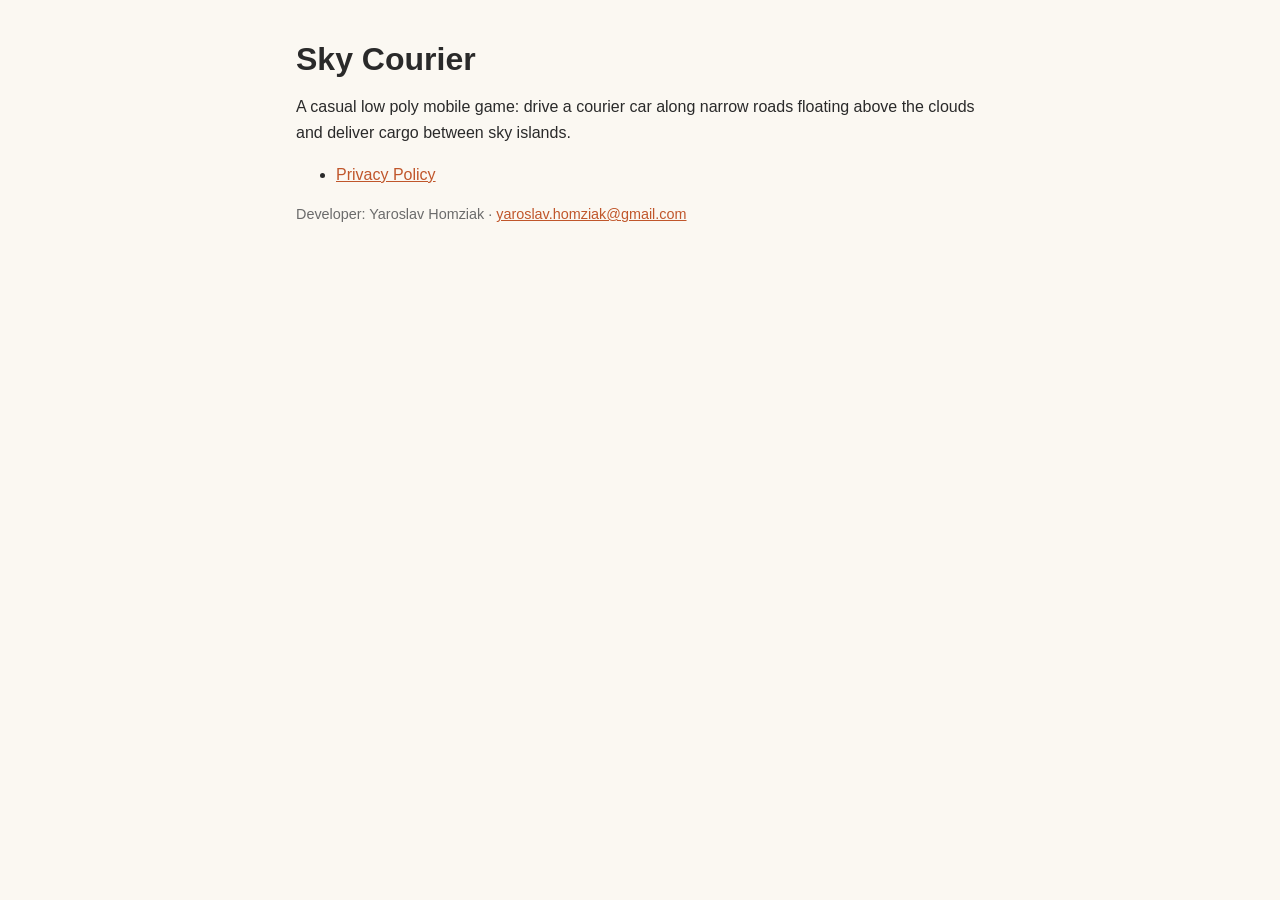
<file: index.html>
<!doctype html>
<html lang="en">
<head>
<meta charset="utf-8">
<meta name="viewport" content="width=device-width, initial-scale=1">
<title>Sky Courier</title>
<link rel="stylesheet" href="style.css">
</head>
<body>
<main>
<h1>Sky Courier</h1>
<p>A casual low poly mobile game: drive a courier car along narrow roads floating above the clouds and deliver cargo between sky islands.</p>
<ul>
<li><a href="privacy.html">Privacy Policy</a></li>
</ul>
<p class="meta">Developer: Yaroslav Homziak · <a href="mailto:yaroslav.homziak@gmail.com">yaroslav.homziak@gmail.com</a></p>
</main>
</body>
</html>
</file>
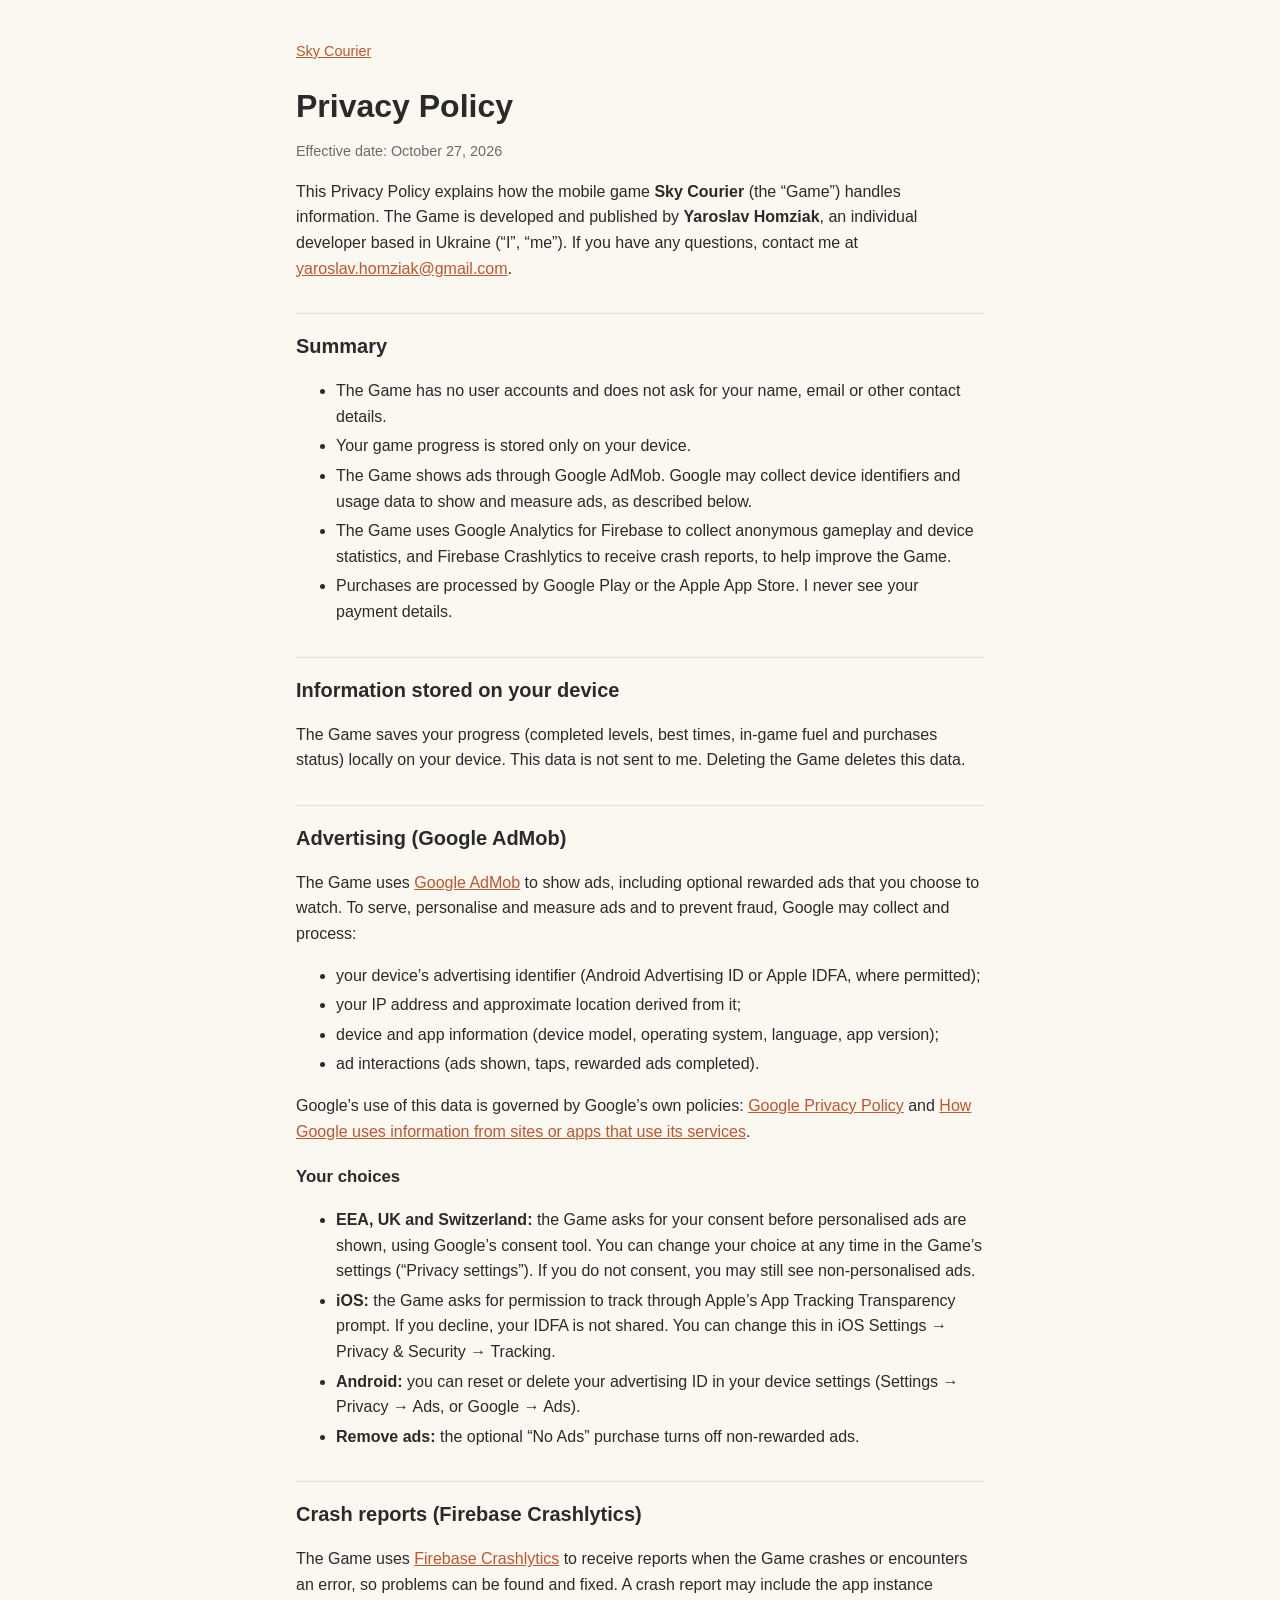
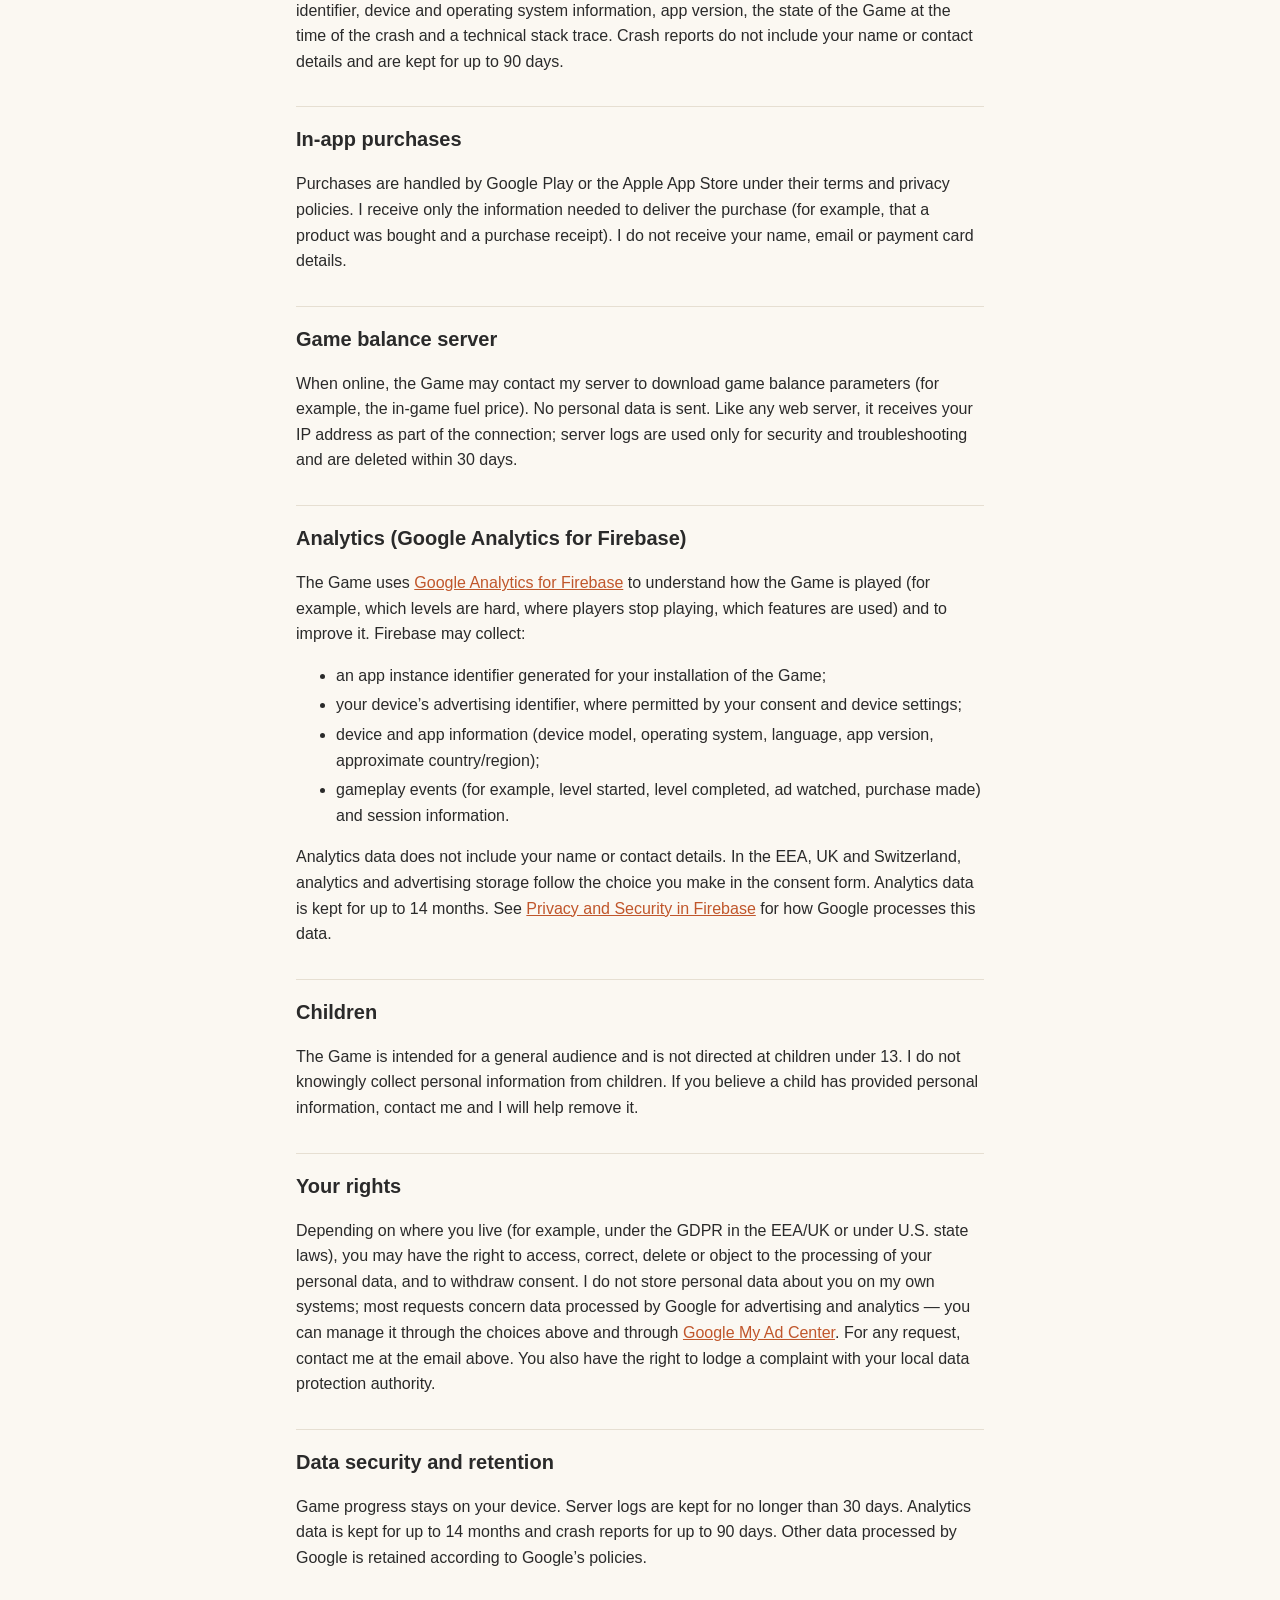
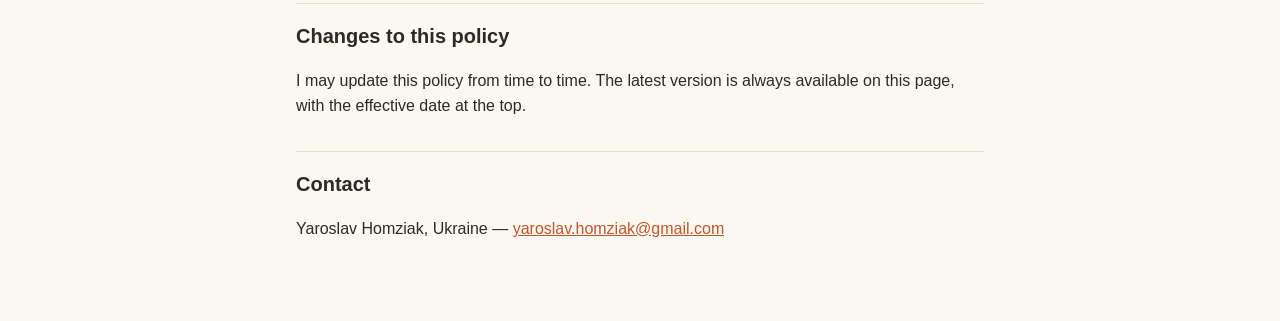
<file: privacy.html>
<!doctype html>
<html lang="en">
<head>
<meta charset="utf-8">
<meta name="viewport" content="width=device-width, initial-scale=1">
<title>Sky Courier — Privacy Policy</title>
<link rel="stylesheet" href="style.css">
</head>
<body>
<main>
<p class="back"><a href="./">Sky Courier</a></p>
<h1>Privacy Policy</h1>
<p class="meta">Effective date: October 27, 2026</p>

<p>This Privacy Policy explains how the mobile game <strong>Sky Courier</strong> (the “Game”) handles information. The Game is developed and published by <strong>Yaroslav Homziak</strong>, an individual developer based in Ukraine (“I”, “me”). If you have any questions, contact me at <a href="mailto:yaroslav.homziak@gmail.com">yaroslav.homziak@gmail.com</a>.</p>

<h2>Summary</h2>
<ul>
<li>The Game has no user accounts and does not ask for your name, email or other contact details.</li>
<li>Your game progress is stored only on your device.</li>
<li>The Game shows ads through Google AdMob. Google may collect device identifiers and usage data to show and measure ads, as described below.</li>
<li>The Game uses Google Analytics for Firebase to collect anonymous gameplay and device statistics, and Firebase Crashlytics to receive crash reports, to help improve the Game.</li>
<li>Purchases are processed by Google Play or the Apple App Store. I never see your payment details.</li>
</ul>

<h2>Information stored on your device</h2>
<p>The Game saves your progress (completed levels, best times, in-game fuel and purchases status) locally on your device. This data is not sent to me. Deleting the Game deletes this data.</p>

<h2>Advertising (Google AdMob)</h2>
<p>The Game uses <a href="https://admob.google.com/">Google AdMob</a> to show ads, including optional rewarded ads that you choose to watch. To serve, personalise and measure ads and to prevent fraud, Google may collect and process:</p>
<ul>
<li>your device’s advertising identifier (Android Advertising ID or Apple IDFA, where permitted);</li>
<li>your IP address and approximate location derived from it;</li>
<li>device and app information (device model, operating system, language, app version);</li>
<li>ad interactions (ads shown, taps, rewarded ads completed).</li>
</ul>
<p>Google’s use of this data is governed by Google’s own policies: <a href="https://policies.google.com/privacy">Google Privacy Policy</a> and <a href="https://policies.google.com/technologies/partner-sites">How Google uses information from sites or apps that use its services</a>.</p>

<h3>Your choices</h3>
<ul>
<li><strong>EEA, UK and Switzerland:</strong> the Game asks for your consent before personalised ads are shown, using Google’s consent tool. You can change your choice at any time in the Game’s settings (“Privacy settings”). If you do not consent, you may still see non-personalised ads.</li>
<li><strong>iOS:</strong> the Game asks for permission to track through Apple’s App Tracking Transparency prompt. If you decline, your IDFA is not shared. You can change this in iOS Settings → Privacy &amp; Security → Tracking.</li>
<li><strong>Android:</strong> you can reset or delete your advertising ID in your device settings (Settings → Privacy → Ads, or Google → Ads).</li>
<li><strong>Remove ads:</strong> the optional “No Ads” purchase turns off non-rewarded ads.</li>
</ul>

<h2>Crash reports (Firebase Crashlytics)</h2>
<p>The Game uses <a href="https://firebase.google.com/products/crashlytics">Firebase Crashlytics</a> to receive reports when the Game crashes or encounters an error, so problems can be found and fixed. A crash report may include the app instance identifier, device and operating system information, app version, the state of the Game at the time of the crash and a technical stack trace. Crash reports do not include your name or contact details and are kept for up to 90 days.</p>

<h2>In-app purchases</h2>
<p>Purchases are handled by Google Play or the Apple App Store under their terms and privacy policies. I receive only the information needed to deliver the purchase (for example, that a product was bought and a purchase receipt). I do not receive your name, email or payment card details.</p>

<h2>Game balance server</h2>
<p>When online, the Game may contact my server to download game balance parameters (for example, the in-game fuel price). No personal data is sent. Like any web server, it receives your IP address as part of the connection; server logs are used only for security and troubleshooting and are deleted within 30 days.</p>

<h2>Analytics (Google Analytics for Firebase)</h2>
<p>The Game uses <a href="https://firebase.google.com/products/analytics">Google Analytics for Firebase</a> to understand how the Game is played (for example, which levels are hard, where players stop playing, which features are used) and to improve it. Firebase may collect:</p>
<ul>
<li>an app instance identifier generated for your installation of the Game;</li>
<li>your device’s advertising identifier, where permitted by your consent and device settings;</li>
<li>device and app information (device model, operating system, language, app version, approximate country/region);</li>
<li>gameplay events (for example, level started, level completed, ad watched, purchase made) and session information.</li>
</ul>
<p>Analytics data does not include your name or contact details. In the EEA, UK and Switzerland, analytics and advertising storage follow the choice you make in the consent form. Analytics data is kept for up to 14 months. See <a href="https://firebase.google.com/support/privacy">Privacy and Security in Firebase</a> for how Google processes this data.</p>

<h2>Children</h2>
<p>The Game is intended for a general audience and is not directed at children under 13. I do not knowingly collect personal information from children. If you believe a child has provided personal information, contact me and I will help remove it.</p>

<h2>Your rights</h2>
<p>Depending on where you live (for example, under the GDPR in the EEA/UK or under U.S. state laws), you may have the right to access, correct, delete or object to the processing of your personal data, and to withdraw consent. I do not store personal data about you on my own systems; most requests concern data processed by Google for advertising and analytics — you can manage it through the choices above and through <a href="https://myadcenter.google.com/">Google My Ad Center</a>. For any request, contact me at the email above. You also have the right to lodge a complaint with your local data protection authority.</p>

<h2>Data security and retention</h2>
<p>Game progress stays on your device. Server logs are kept for no longer than 30 days. Analytics data is kept for up to 14 months and crash reports for up to 90 days. Other data processed by Google is retained according to Google’s policies.</p>

<h2>Changes to this policy</h2>
<p>I may update this policy from time to time. The latest version is always available on this page, with the effective date at the top.</p>

<h2>Contact</h2>
<p>Yaroslav Homziak, Ukraine — <a href="mailto:yaroslav.homziak@gmail.com">yaroslav.homziak@gmail.com</a></p>
</main>
</body>
</html>
</file>
<file: style.css>
:root {
  --bg: #fbf8f2;
  --text: #2a2a2a;
  --muted: #6b6b6b;
  --link: #c0562b;
  --rule: #e6dfd2;
}
@media (prefers-color-scheme: dark) {
  :root {
    --bg: #1c1d20;
    --text: #e8e6e1;
    --muted: #a3a09a;
    --link: #f0925f;
    --rule: #34353a;
  }
}
* { box-sizing: border-box; }
body {
  margin: 0;
  background: var(--bg);
  color: var(--text);
  font: 16px/1.6 -apple-system, BlinkMacSystemFont, "Segoe UI", Roboto, Helvetica, Arial, sans-serif;
}
main { max-width: 720px; margin: 0 auto; padding: 40px 16px 64px; }
h1 { font-size: 2rem; line-height: 1.2; margin: 0 0 8px; }
h2 { font-size: 1.25rem; margin: 32px 0 8px; padding-top: 16px; border-top: 1px solid var(--rule); }
h3 { font-size: 1.05rem; margin: 20px 0 6px; }
a { color: var(--link); }
.meta { color: var(--muted); font-size: 0.9rem; }
.back { margin: 0 0 24px; font-size: 0.9rem; }
li { margin: 4px 0; }
</file>
